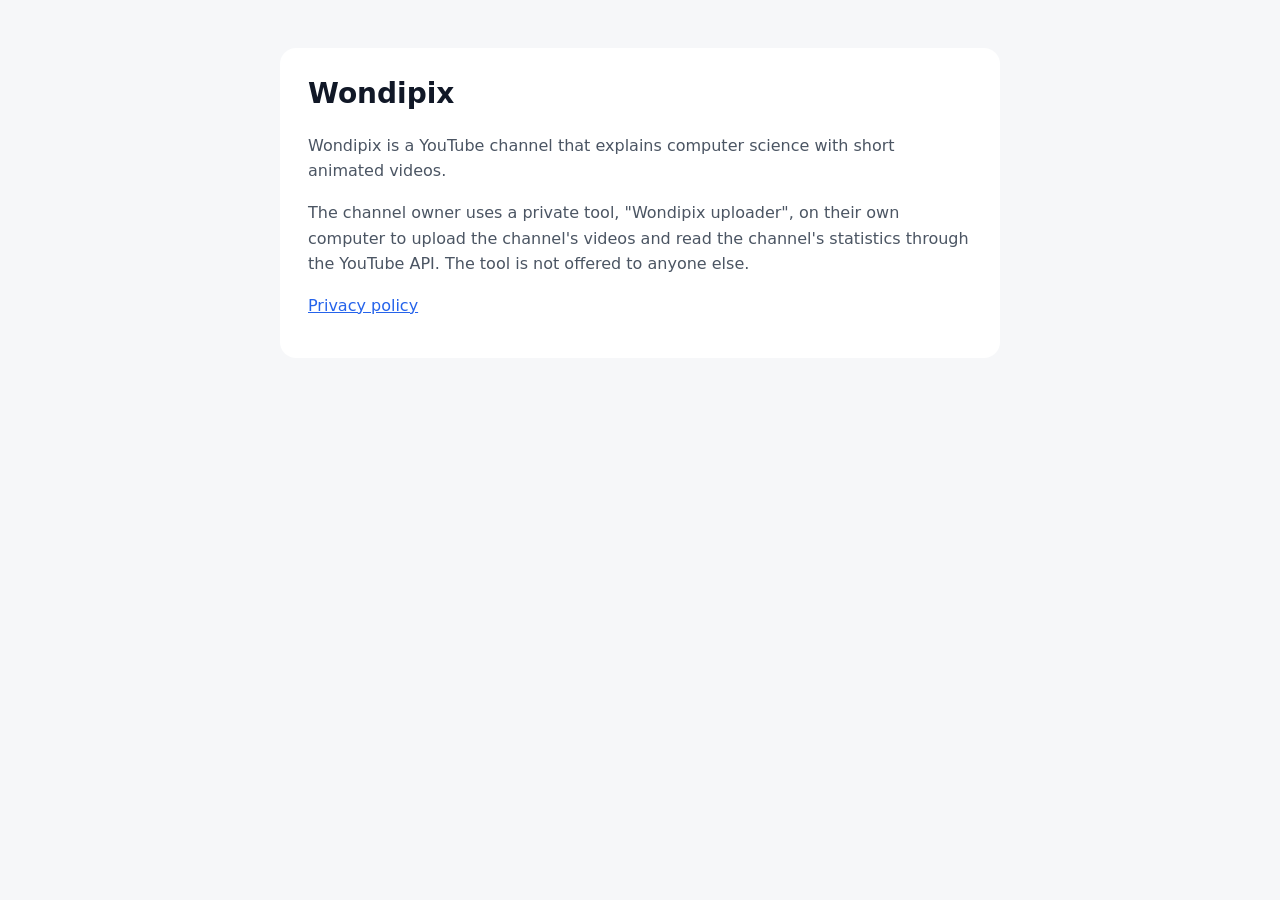
<file: index.html>
<!doctype html>
<html lang="en">
<head><meta charset="utf-8"><meta name="viewport" content="width=device-width,initial-scale=1"><title>Wondipix</title><link rel="stylesheet" href="style.css"></head>
<body><main><div class="card">
<h1>Wondipix</h1>
<p>Wondipix is a YouTube channel that explains computer science with short animated videos.</p>
<p>The channel owner uses a private tool, "Wondipix uploader", on their own computer to upload the channel's videos and read the channel's statistics through the YouTube API. The tool is not offered to anyone else.</p>
<p><a href="privacy.html">Privacy policy</a></p>
</div></main></body>
</html>
</file>
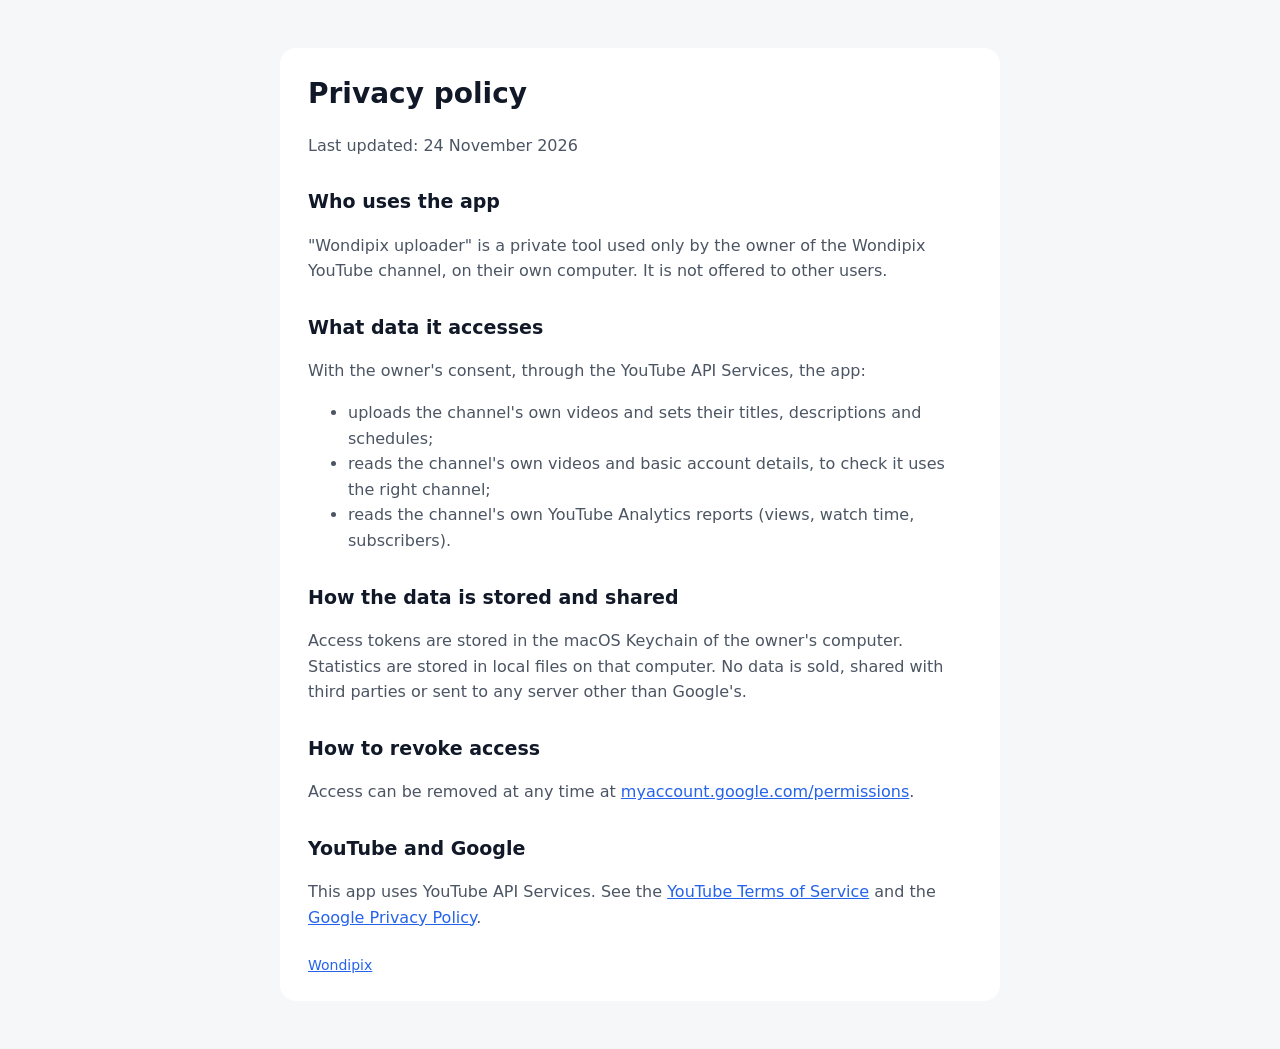
<file: privacy.html>
<!doctype html>
<html lang="en">
<head><meta charset="utf-8"><meta name="viewport" content="width=device-width,initial-scale=1"><title>Wondipix privacy policy</title><link rel="stylesheet" href="style.css"></head>
<body><main><div class="card">
<h1>Privacy policy</h1>
<p>Last updated: 24 November 2026</p>
<h2>Who uses the app</h2>
<p>"Wondipix uploader" is a private tool used only by the owner of the Wondipix YouTube channel, on their own computer. It is not offered to other users.</p>
<h2>What data it accesses</h2>
<p>With the owner's consent, through the YouTube API Services, the app:</p>
<ul>
<li>uploads the channel's own videos and sets their titles, descriptions and schedules;</li>
<li>reads the channel's own videos and basic account details, to check it uses the right channel;</li>
<li>reads the channel's own YouTube Analytics reports (views, watch time, subscribers).</li>
</ul>
<h2>How the data is stored and shared</h2>
<p>Access tokens are stored in the macOS Keychain of the owner's computer. Statistics are stored in local files on that computer. No data is sold, shared with third parties or sent to any server other than Google's.</p>
<h2>How to revoke access</h2>
<p>Access can be removed at any time at <a href="https://myaccount.google.com/permissions">myaccount.google.com/permissions</a>.</p>
<h2>YouTube and Google</h2>
<p>This app uses YouTube API Services. See the <a href="https://www.youtube.com/t/terms">YouTube Terms of Service</a> and the <a href="https://policies.google.com/privacy">Google Privacy Policy</a>.</p>
<footer><a href="index.html">Wondipix</a></footer>
</div></main></body>
</html>
</file>
<file: style.css>
:root{color-scheme:light dark;--bg:#f6f7f9;--card:#fff;--fg:#111827;--mut:#4b5563;--acc:#2563eb}
@media (prefers-color-scheme:dark){:root{--bg:#0b0f17;--card:#141a24;--fg:#e5e7eb;--mut:#94a3b8;--acc:#60a5fa}}
body{margin:0;background:var(--bg);color:var(--fg);font:16px/1.6 -apple-system,BlinkMacSystemFont,"Segoe UI",system-ui,sans-serif}
main{max-width:720px;margin:0 auto;padding:48px 16px}h1{font-size:28px;margin:0 0 8px}h2{font-size:19px;margin-top:28px}
p,li{color:var(--mut)}a{color:var(--acc)}.card{background:var(--card);border-radius:16px;padding:24px 28px}
footer{margin-top:24px;font-size:14px;color:var(--mut)}
</file>
